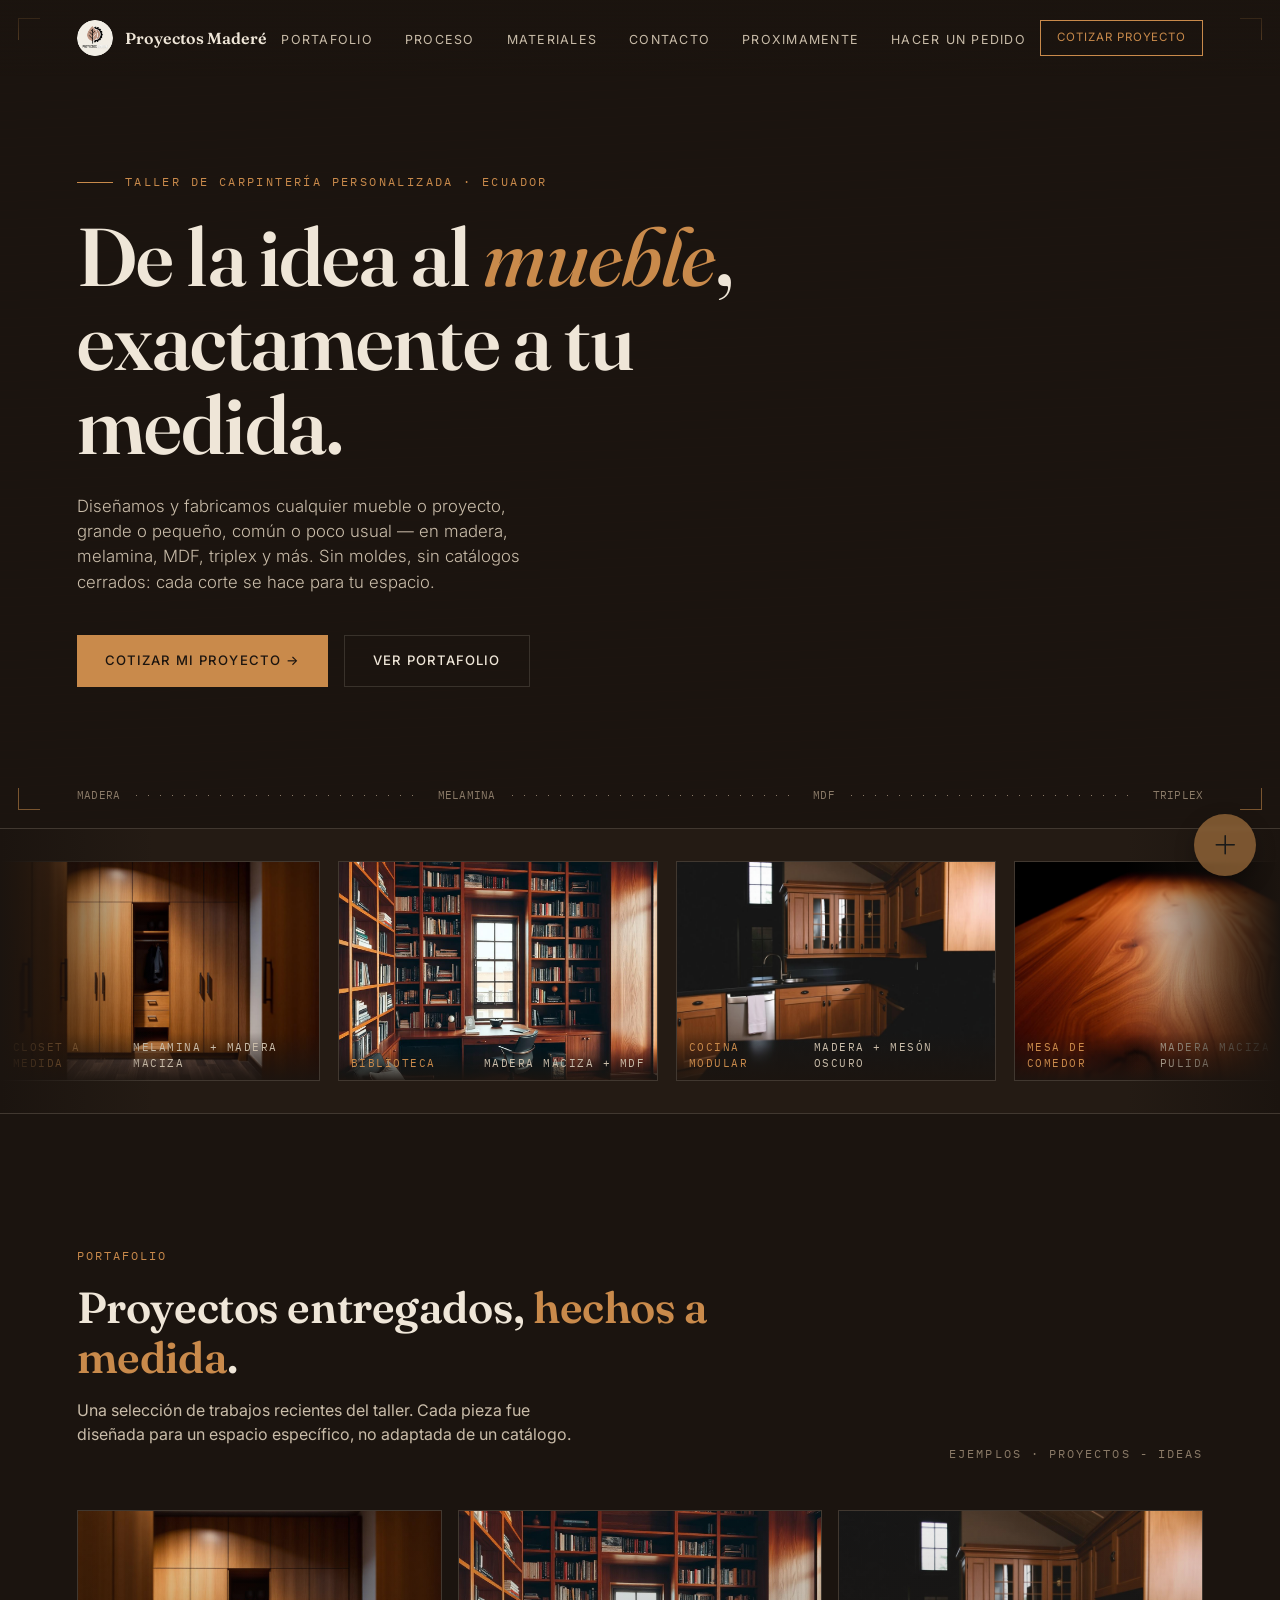
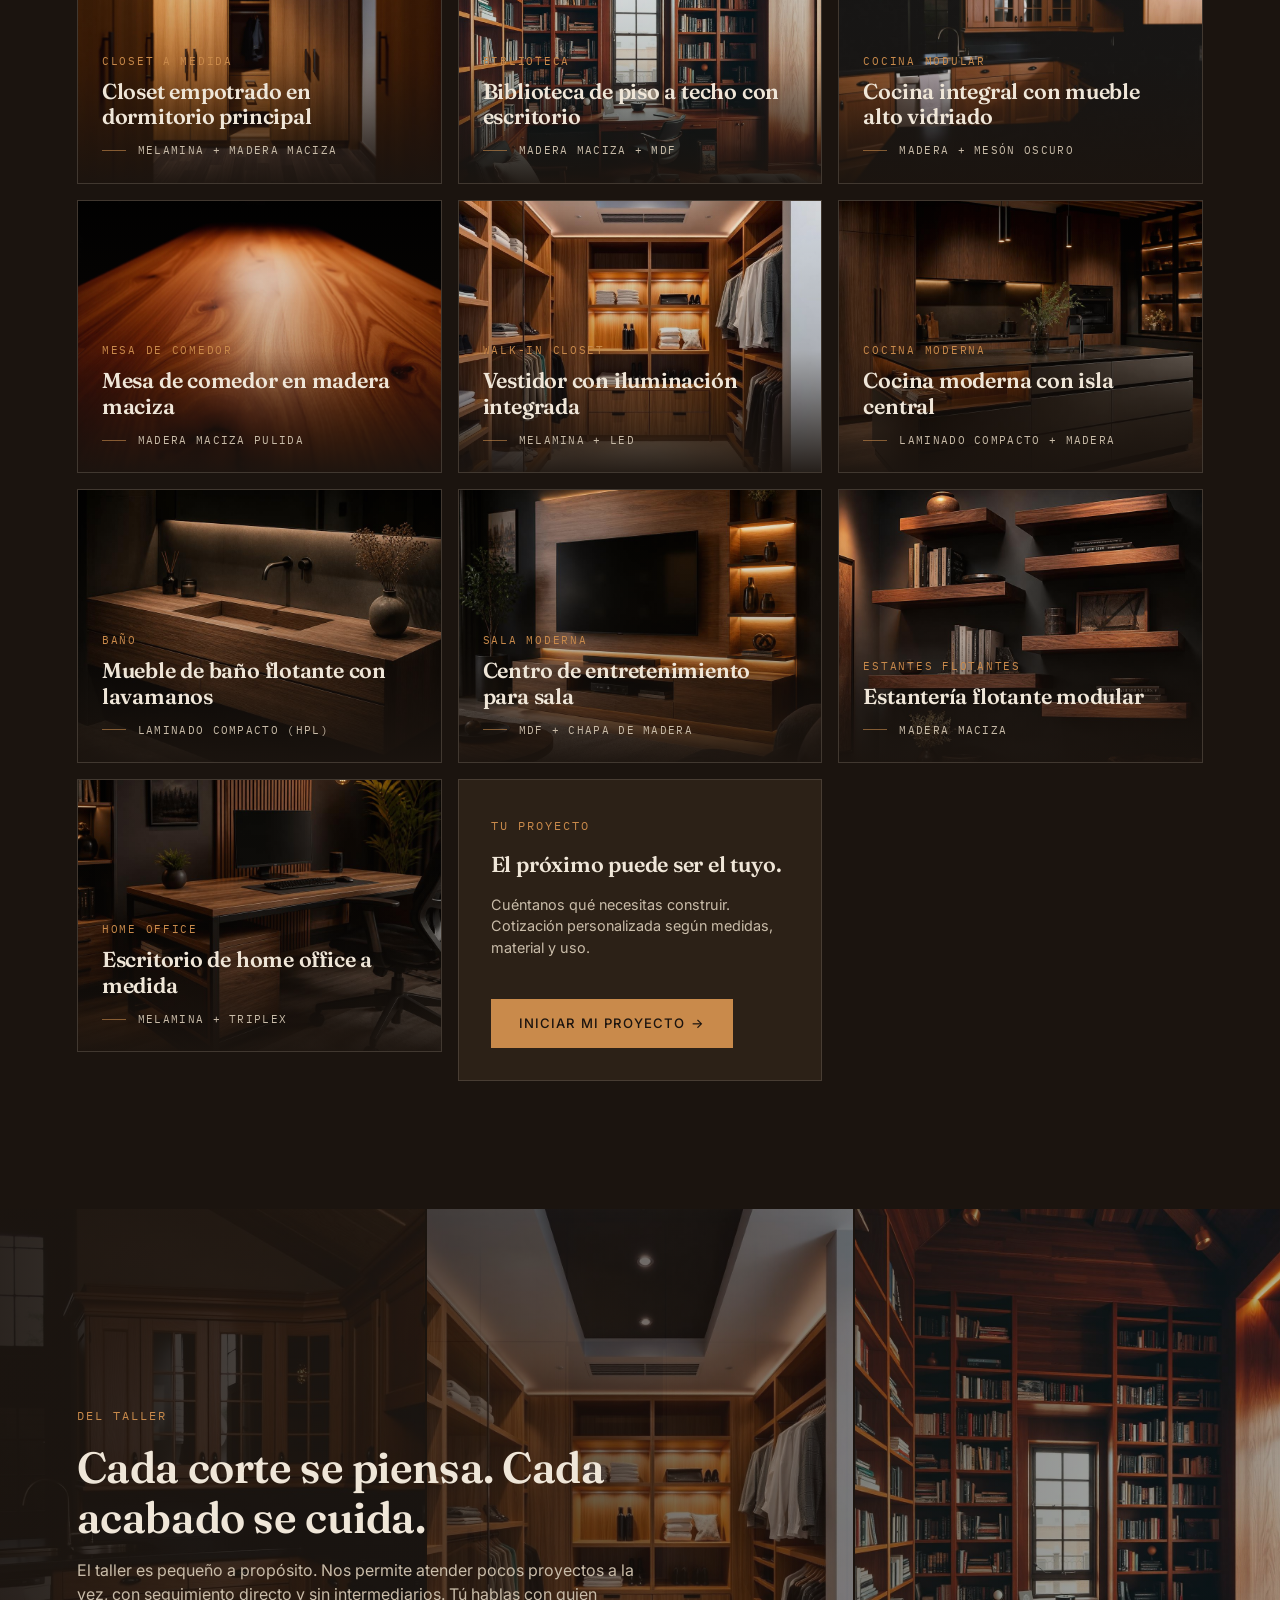
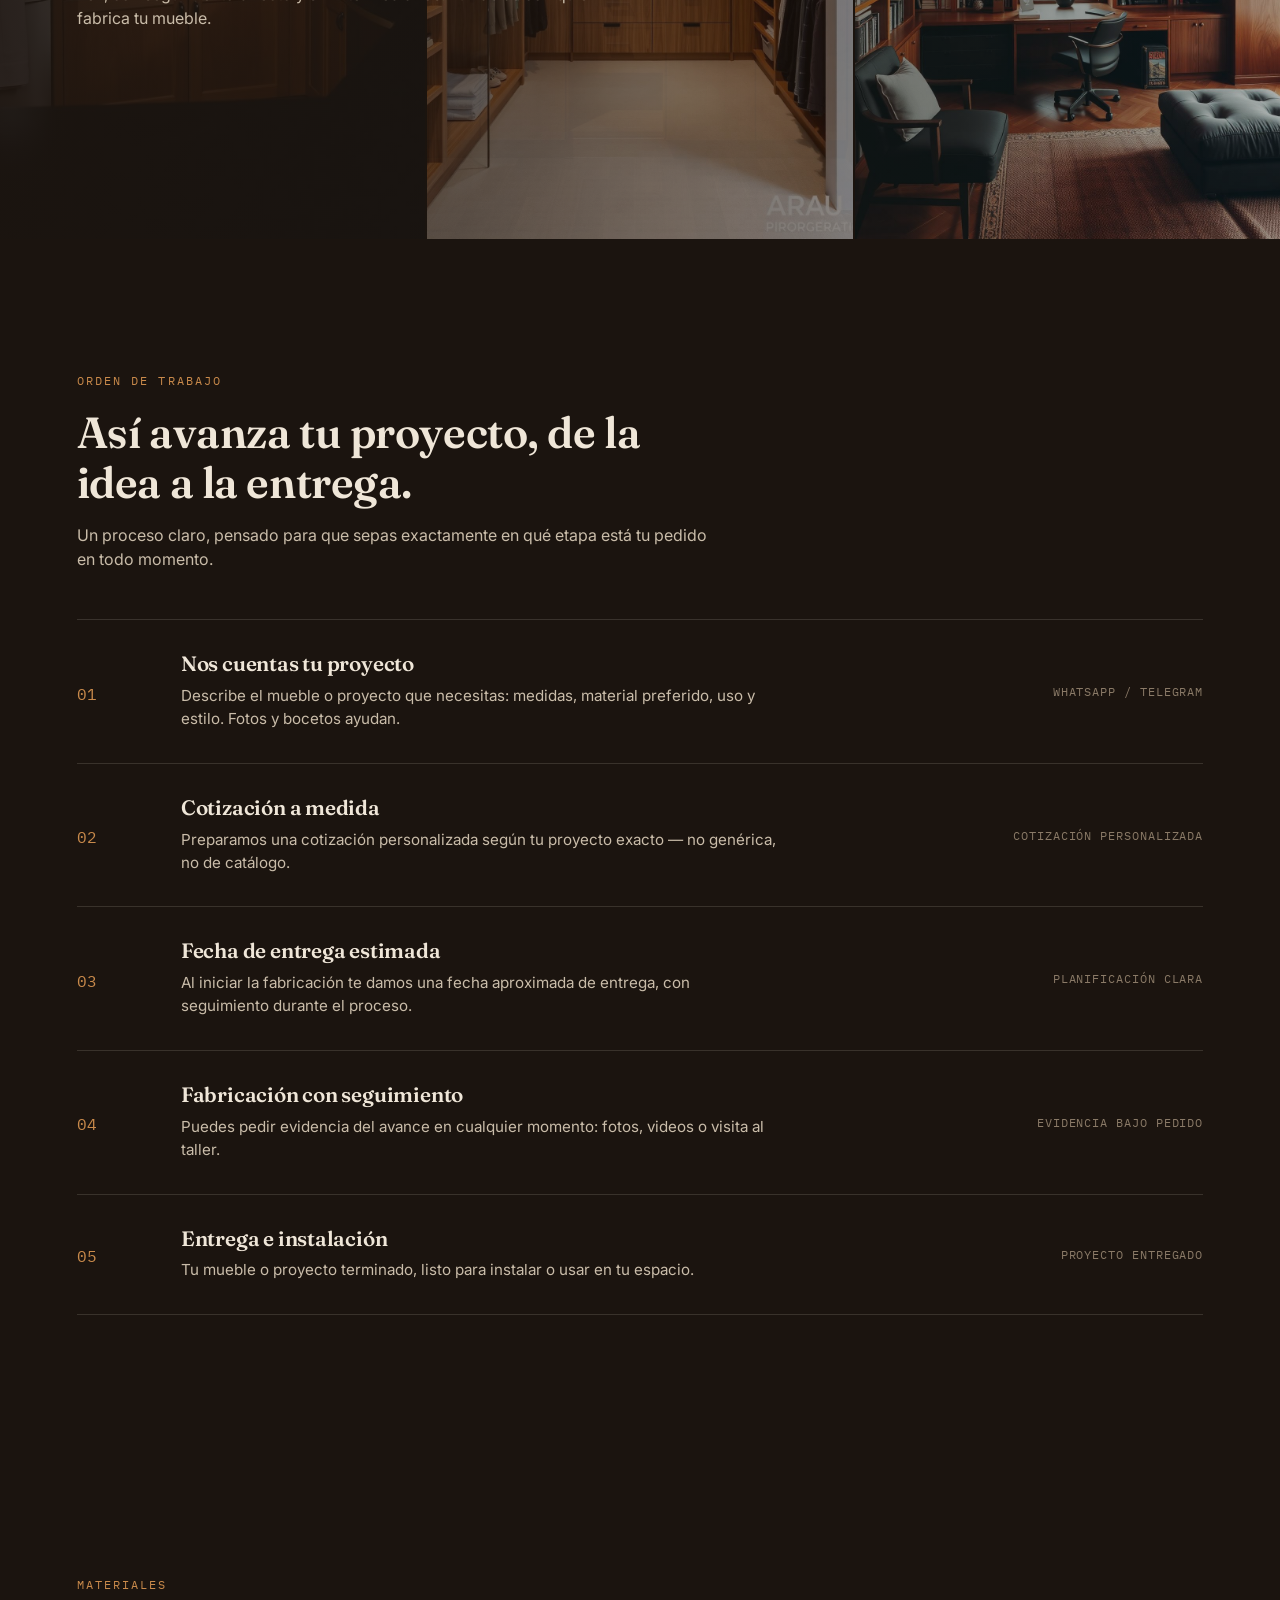
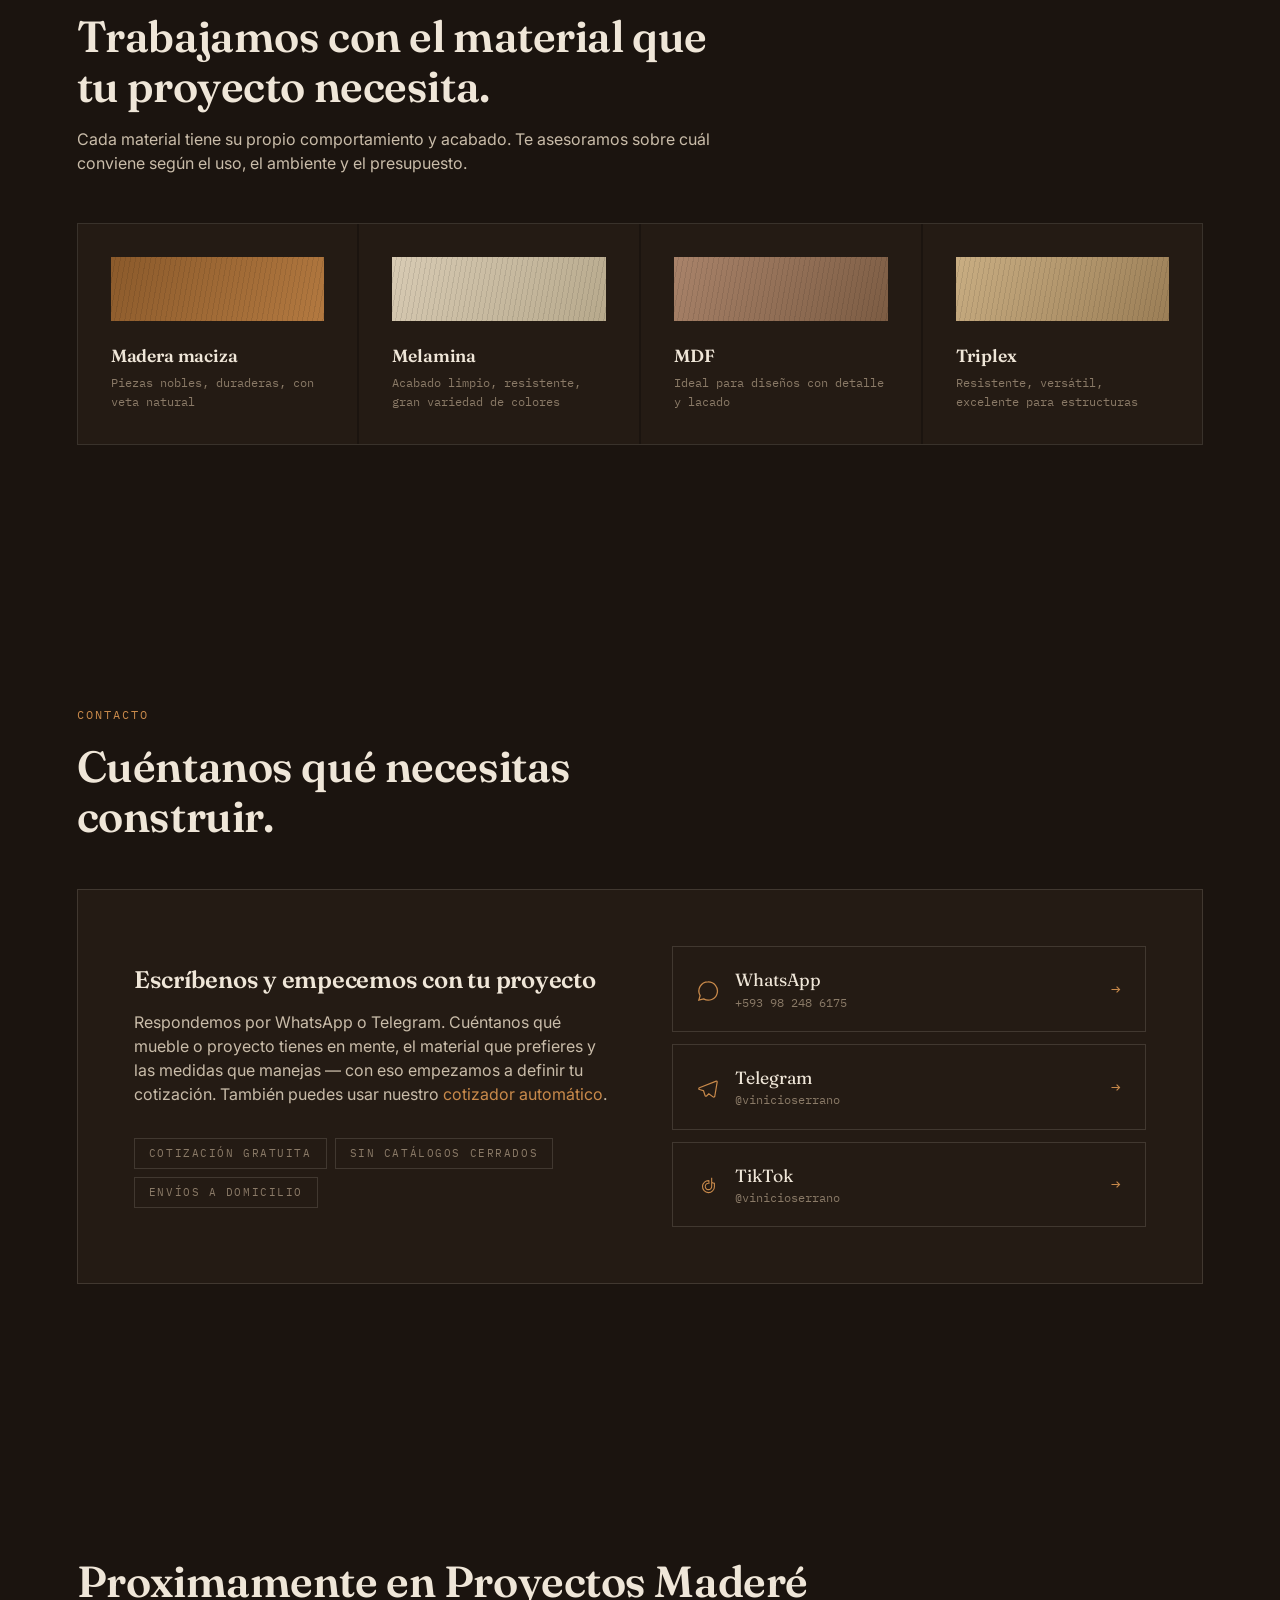
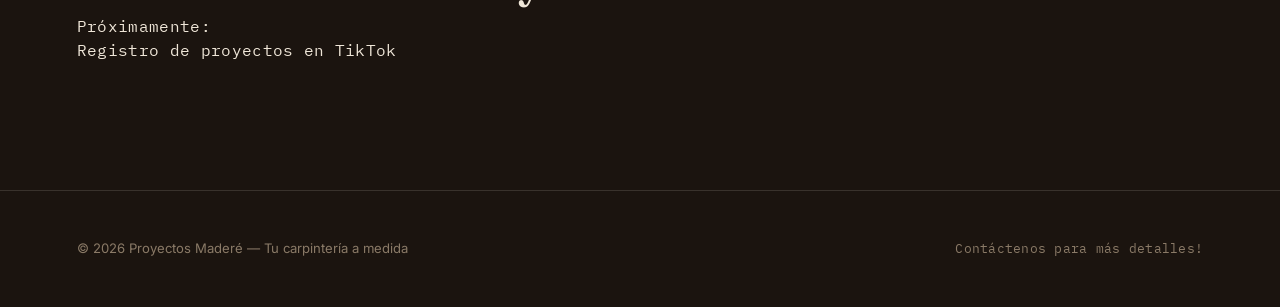
<file: index.html>
<!doctype html>
<html lang="es">
<head>
  <meta charset="utf-8" />
  <meta name="viewport" content="width=device-width, initial-scale=1" />
  <title>Proyectos Maderé — Carpintería a medida en Ecuador</title>
  <meta name="description" content="Portafolio de carpintería a medida: closets, cocinas, bibliotecas, vestidores y mobiliario en madera, melamina, MDF y triplex. Cotización personalizada por WhatsApp." />
  <meta property="og:title" content="Proyectos Maderé — Carpintería a medida" />
  <meta property="og:description" content="Diseñamos y fabricamos cualquier mueble o proyecto en madera, melamina, MDF y triplex. Sin catálogos cerrados: cada corte se hace para tu espacio." />
  <meta property="og:type" content="website" />
  <meta name="twitter:card" content="summary_large_image" />

  <!-- Fuentes -->
  <link rel="icon" href="assets/Logo_2.png">
  <link rel="stylesheet" href="https://cdnjs.cloudflare.com/ajax/libs/font-awesome/6.7.2/css/all.min.css">
  <link rel="stylesheet" href="https://cdn.jsdelivr.net/npm/bootstrap-icons@1.11.3/font/bootstrap-icons.min.css">
  <link rel="preconnect" href="https://fonts.googleapis.com" />
  <link rel="preconnect" href="https://fonts.gstatic.com" crossorigin />
  <link href="https://fonts.googleapis.com/css2?family=Fraunces:wght@400;500;600;700&family=Inter:wght@400;500;600&family=IBM+Plex+Mono:wght@400;500&display=swap" rel="stylesheet" />

  <!-- Bootstrap 5.3 -->
  <link href="https://cdn.jsdelivr.net/npm/bootstrap@5.3.3/dist/css/bootstrap.min.css" rel="stylesheet" />

  <!-- Estilos propios -->
  <link href="styles.css" rel="stylesheet" />
</head>
<body>
  <div class="grain" aria-hidden="true"></div>

  <!-- =================== HEADER =================== -->
  <header id="siteHeader" class="site-header">
    <a href="#top" class="brand">
      <img src="assets/Logo_2.png" alt="Proyectos Maderé" class="brand-logo" />
      Proyectos Maderé
    </a>
    <nav>
      <ul>
        <li><a href="#portafolio">Portafolio</a></li>
        <li><a href="#proceso">Proceso</a></li>
        <li><a href="#materiales">Materiales</a></li>
        <li><a href="#contacto">Contacto</a></li>
        <li><a href="#proximamente">Proximamente</a></li>
        <li><a href="pedido.html">Hacer un pedido</a></li>
      </ul>
    </nav>
    <a href="cotizar.html" class="header-cta">Cotizar proyecto</a>
    <button class="burger" id="burgerBtn" aria-label="Abrir menú"><span></span><span></span><span></span></button>
  </header>

  <div class="drawer-backdrop" id="drawerBackdrop"></div>
  <aside class="drawer" id="drawer">
    <button class="drawer-close" id="drawerClose" aria-label="Cerrar">&times;</button>
    <span class="eyebrow">Menú</span>
    <ul>
      <li><a href="#portafolio">Portafolio</a></li>
      <li><a href="#proceso">Proceso</a></li>
      <li><a href="#materiales">Materiales</a></li>
      <li><a href="#evidencia">Evidencia</a></li>
      <li><a href="#contacto">Contacto</a></li>
      <li><a href="pedido.html">Hacer un pedido</a></li>
    </ul>
    <a href="cotizar.html" class="btn-wood mt-4 w-100 justify-content-center">Cotizar proyecto</a>
  </aside>

  <main id="top">

    <!-- =================== HERO =================== -->
    <section class="hero">
      <span class="corner tl"></span><span class="corner tr"></span>
      <span class="corner bl"></span><span class="corner br"></span>

      <div class="fade-up fade-up-1 kicker">
        <span class="rule"></span>
        <span class="mono">Taller de carpintería personalizada · Ecuador</span>
      </div>

      <h1 class="fade-up fade-up-2">De la idea al <em>mueble</em>, exactamente a tu medida.</h1>

      <p class="fade-up fade-up-3 lead">
        Diseñamos y fabricamos cualquier mueble o proyecto, grande o pequeño, común o poco usual —
        en madera, melamina, MDF, triplex y más. Sin moldes, sin catálogos cerrados: cada corte se
        hace para tu espacio.
      </p>

      <div class="fade-up fade-up-4 d-flex flex-wrap gap-3 mt-4">
        <a href="cotizar.html" class="btn-wood">Cotizar mi proyecto →</a>
        <a href="#portafolio" class="btn-wood-ghost">Ver portafolio</a>
      </div>

      <div class="fade-up fade-up-5 materials-strip mono">
        <span>MADERA</span><div class="tick-line"></div>
        <span>MELAMINA</span><div class="tick-line"></div>
        <span>MDF</span><div class="tick-line"></div>
        <span>TRIPLEX</span>
      </div>
    </section>

    <!-- =================== CARRUSEL AUTOMÁTICO =================== -->
    <section class="auto-carousel" aria-label="Proyectos recientes">
      <div class="carousel-fade-l" aria-hidden="true"></div>
      <div class="carousel-fade-r" aria-hidden="true"></div>
      <div class="carousel-track" id="carouselTrack">
        <!-- Los slides se duplican vía JS para loop infinito -->
      </div>
    </section>

    <!-- =================== PORTAFOLIO =================== -->
    <section id="portafolio">
      <div class="reveal d-flex flex-wrap justify-content-between align-items-end mb-5 gap-4">
        <div style="max-width: 640px">
          <span class="eyebrow">Portafolio</span>
          <h2>Proyectos entregados, <span class="text-amber">hechos a medida</span>.</h2>
          <p class="mt-3 text-paper-dim" style="max-width: 52ch">
            Una selección de trabajos recientes del taller. Cada pieza fue diseñada para un espacio
            específico, no adaptada de un catálogo.
          </p>
        </div>
        <div class="mono" style="font-size: 0.72rem; text-transform: uppercase; letter-spacing: 0.18em; color: var(--muted);">
          Ejemplos · Proyectos - Ideas
        </div>
      </div>

      <div class="row g-3" id="portfolioGrid"><!-- render por JS --></div>
    </section>

    <!-- =================== TALLER STRIP =================== -->
    <section class="workshop-strip">
      <div class="collage-grid" aria-hidden="true">
        <img src="assets/proyecto-cocina.jpg" alt="" loading="lazy" />
        <img src="assets/proyecto-closet.jpg" alt="" loading="lazy" />
        <img src="assets/proyecto-biblioteca.jpg" alt="" loading="lazy" />
        <img src="assets/proyecto-vestidor.jpg" alt="" loading="lazy" />
      </div>
      <div class="overlay"></div>
      <div class="content">
        <div class="reveal">
          <span class="eyebrow">Del taller</span>
          <h2>Cada corte se piensa. Cada acabado se cuida.</h2>
          <p class="mt-3 text-paper-dim">
            El taller es pequeño a propósito. Nos permite atender pocos proyectos a la vez, con
            seguimiento directo y sin intermediarios. Tú hablas con quien fabrica tu mueble.
          </p>
        </div>
      </div>
    </section>

    <!-- =================== PROCESO =================== -->
    <section id="proceso">
      <div class="reveal mb-5" style="max-width: 640px">
        <span class="eyebrow">Orden de trabajo</span>
        <h2>Así avanza tu proyecto, de la idea a la entrega.</h2>
        <p class="mt-3 text-paper-dim">
          Un proceso claro, pensado para que sepas exactamente en qué etapa está tu pedido en todo
          momento.
        </p>
      </div>

      <div class="proceso-list" id="procesoList"><!-- render por JS --></div>
    </section>

    <!-- =================== MATERIALES =================== -->
    <section id="materiales">
      <div class="reveal mb-5" style="max-width: 640px">
        <span class="eyebrow">Materiales</span>
        <h2>Trabajamos con el material que tu proyecto necesita.</h2>
        <p class="mt-3 text-paper-dim">
          Cada material tiene su propio comportamiento y acabado. Te asesoramos sobre cuál conviene
          según el uso, el ambiente y el presupuesto.
        </p>
      </div>

      <div class="reveal mat-grid" id="materialsGrid"><!-- render por JS --></div>
    </section>

    <!-- =================== CONTACTO =================== -->
    <section id="contacto">
      <div class="reveal mb-5" style="max-width: 640px">
        <span class="eyebrow">Contacto</span>
        <h2>Cuéntanos qué necesitas construir.</h2>
      </div>

      <div class="reveal contact-box">
        <div>
          <h3 style="font-size: 1.5rem;">Escríbenos y empecemos con tu proyecto</h3>
          <p class="mt-3 text-paper-dim">
            Respondemos por WhatsApp o Telegram. Cuéntanos qué mueble o proyecto tienes en mente,
            el material que prefieres y las medidas que manejas — con eso empezamos a definir tu
            cotización. También puedes usar nuestro <a href="cotizar.html" class="text-amber">cotizador automático</a>.
          </p>
          <div class="contact-tags">
            <span>Cotización gratuita</span>
            <span>Sin catálogos cerrados</span>
            <span>Envíos a domicilio</span>
          </div>
        </div>
        <div>
          <a class="contact-btn" href="https://wa.me/593982486175" target="_blank" rel="noopener">
            <span class="left">
              <span class="icon">
                <svg viewBox="0 0 24 24" width="22" height="22" fill="none" stroke="currentColor" stroke-width="1.4"><path d="M12 2a10 10 0 0 0-8.6 15L2 22l5.2-1.4A10 10 0 1 0 12 2Z"/></svg>
              </span>
              <span><span class="label">WhatsApp</span><span class="sub">+593 98 248 6175</span></span>
            </span>
            <span class="arrow">→</span>
          </a>
          <a class="contact-btn" href="https://t.me/vinicioserrano" target="_blank" rel="noopener">
            <span class="left">
              <span class="icon">
                <svg viewBox="0 0 24 24" width="22" height="22" fill="none" stroke="currentColor" stroke-width="1.3"><path d="M21 4.5 2.6 11.7c-.9.4-.9 1.6.1 1.9l4.4 1.4 1.7 5.3c.2.7 1.1.9 1.6.4l2.5-2.4 4.6 3.4c.7.5 1.7.1 1.9-.7L22 5.6c.2-.9-.7-1.6-1-1.1Z"/></svg>
              </span>
              <span><span class="label">Telegram</span><span class="sub">@vinicioserrano</span></span>
            </span>
            <span class="arrow">→</span>
          </a>
          <a class="contact-btn" href="https://www.tiktok.com/@vinisioserrano" target="_blank" rel="noopener">
            <span class="left">
              <span class="icon">
                <svg viewBox="0 0 24 24" width="22" height="22" fill="none" stroke="currentColor" stroke-width="1.2"><path d="M16 3v9.5a3.5 3.5 0 1 1-3-3.46V6.2A6.5 6.5 0 1 0 19 12.7V9c-1.1 0-2.2-.4-3-1.1V3h0Z"/></svg>
              </span>
              <span><span class="label">TikTok</span><span class="sub">@vinicioserrano</span></span>
            </span>
            <span class="arrow">→</span>
          </a>
        </div>
      </div>
    </section>
    <!-- =================== PROXIMAMENTE =================== -->
    <section id="proximamente">
      <div class="reveal">
        <h2>Proximamente en Proyectos Maderé</h2>
      </div>
      <!-- =================== EVIDENCIA =================== -->
      <div class="evidence-wrap">
        <div class="evidence-frame reveal">
          <div class="mono">Próximamente:<br>Registro de proyectos en TikTok</div>
        </div>
      </div>
    </section>

    <footer class="site-footer">
      <div>© <span id="year"></span> Proyectos Maderé — Tu carpintería a medida</div>
      <div class="mono">Contáctenos para más detalles!</div>
    </footer>
  </main>

  <!-- =================== FAB DE CONTACTO =================== -->
  <div class="fab-stack" id="fabStack">
    <a class="fab-item fab-tiktok" href="https://www.tiktok.com/@vinisioserrano" target="_blank" rel="noopener" aria-label="TikTok">
      <i class="bi bi-tiktok"></i>
    </a>
    <a class="fab-item fab-telegram" href="https://t.me/vinicioserrano" target="_blank" rel="noopener" aria-label="Telegram">
      <i class="bi bi-telegram"></i>
    </a>
    <a class="fab-item fab-whatsapp" href="https://wa.me/593982486175" target="_blank" rel="noopener" aria-label="WhatsApp">
      <i class="bi bi-whatsapp"></i>
    </a>
    <button class="fab-toggle" id="fabToggle" aria-label="Ver opciones de contacto" aria-expanded="false">
      <i class="bi bi-plus-lg"></i>
    </button>
  </div>

  <script>
    (function () {
      var stack = document.getElementById('fabStack');
      var toggle = document.getElementById('fabToggle');
      toggle.addEventListener('click', function () {
        var isOpen = stack.classList.toggle('open');
        toggle.setAttribute('aria-expanded', isOpen ? 'true' : 'false');
      });
      document.addEventListener('click', function (e) {
        if (!stack.contains(e.target)) {
          stack.classList.remove('open');
          toggle.setAttribute('aria-expanded', 'false');
        }
      });
    })();
  </script>

  <!-- Bootstrap JS-->
  <script src="https://cdn.jsdelivr.net/npm/bootstrap@5.3.3/dist/js/bootstrap.bundle.min.js"></script>
  <script src="script.js"></script>
</body>
</html>
</file>
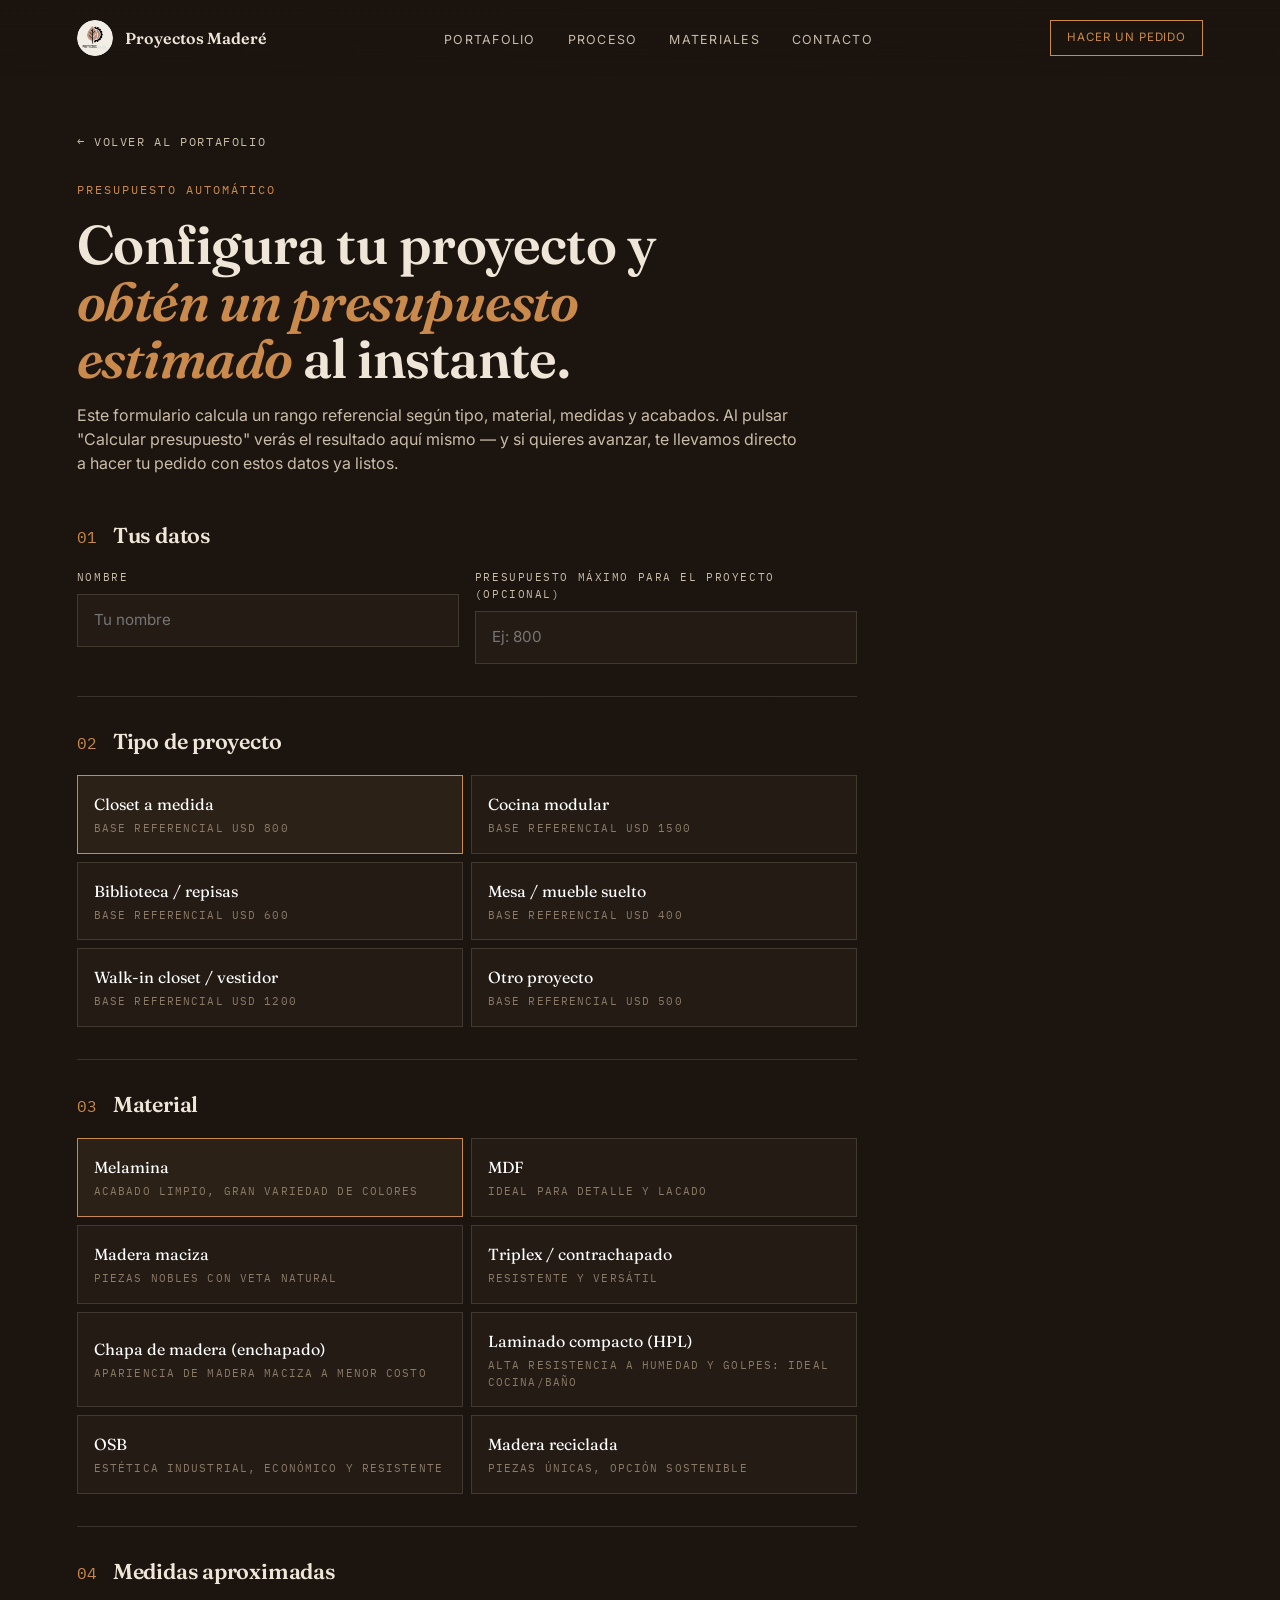
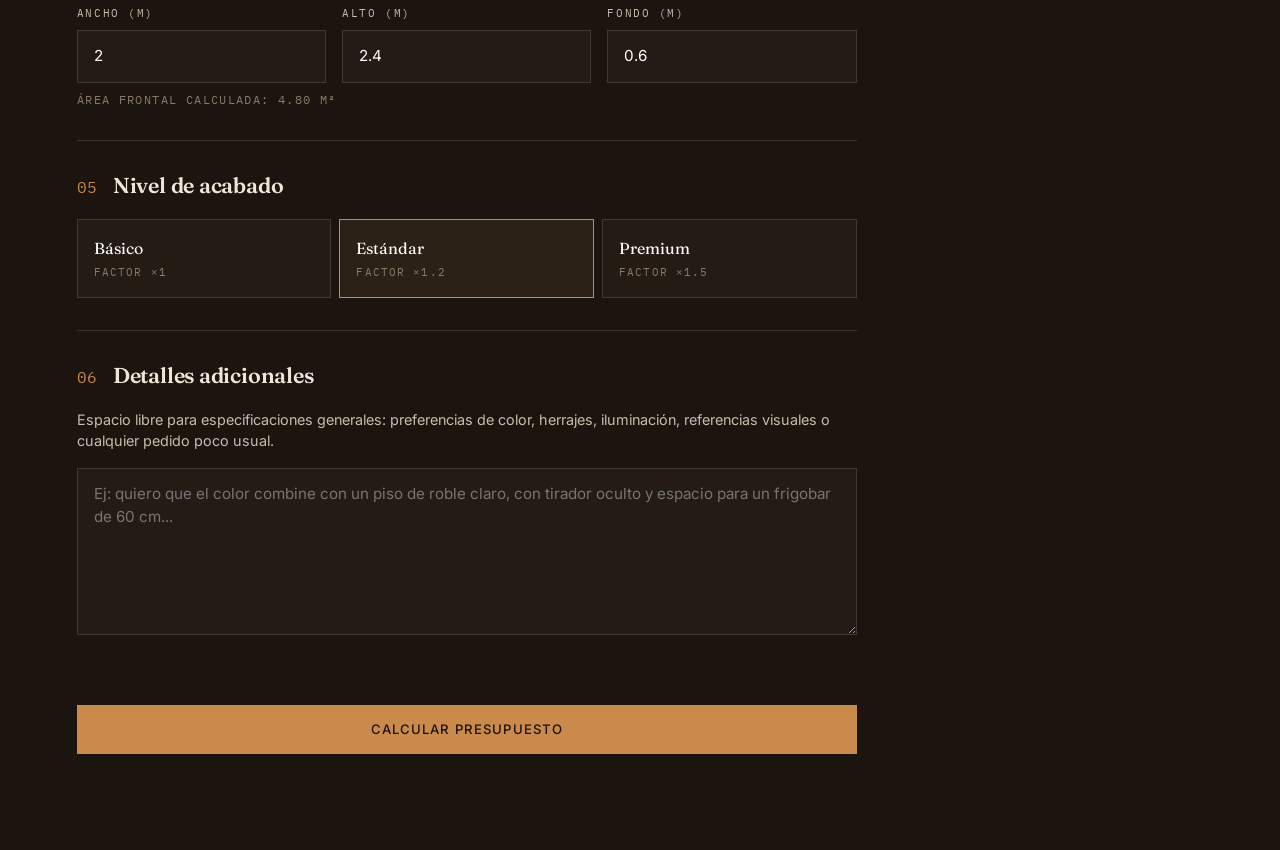
<file: cotizar.html>
<!doctype html>
<html lang="es">
<head>
  <meta charset="utf-8" />
  <meta name="viewport" content="width=device-width, initial-scale=1" />
  <title>Cotizar mi proyecto — Proyectos Maderé</title>
  <meta name="description" content="Configura tu proyecto de carpintería y recibe un presupuesto estimado al instante." />
  <meta property="og:title" content="Cotizar mi proyecto — Proyectos Maderé" />
  <meta property="og:description" content="Presupuesto automático para muebles a medida en Ecuador." />
  <meta property="og:type" content="website" />
  <meta name="twitter:card" content="summary" />
  <link rel="icon" href="assets/Logo_2.png">

  <link rel="preconnect" href="https://fonts.googleapis.com" />
  <link rel="preconnect" href="https://fonts.gstatic.com" crossorigin />
  <link href="https://fonts.googleapis.com/css2?family=Fraunces:wght@400;500;600;700&family=Inter:wght@400;500;600&family=IBM+Plex+Mono:wght@400;500&display=swap" rel="stylesheet" />
  <link href="https://cdn.jsdelivr.net/npm/bootstrap@5.3.3/dist/css/bootstrap.min.css" rel="stylesheet" />
  <link href="styles.css" rel="stylesheet" />
</head>
<body>
  <div class="grain" aria-hidden="true"></div>

  <header id="siteHeader" class="site-header">
    <a href="index.html#top" class="brand">
      <img src="assets/Logo_2.png" alt="Proyectos Maderé" class="brand-logo" />
      Proyectos Maderé
    </a>
    <nav>
      <ul>
        <li><a href="index.html#portafolio">Portafolio</a></li>
        <li><a href="index.html#proceso">Proceso</a></li>
        <li><a href="index.html#materiales">Materiales</a></li>
        <li><a href="index.html#contacto">Contacto</a></li>
      </ul>
    </nav>
    <a href="pedido.html" class="header-cta">Hacer un pedido</a>
  </header>

  <main class="quote-page">
    <div class="mb-4">
      <a href="index.html" class="quote-back">← Volver al portafolio</a>
    </div>

    <header class="mb-5" style="max-width: 720px">
      <span class="eyebrow">Presupuesto automático</span>
      <h1 style="font-size: clamp(2rem,4.4vw,3.4rem); line-height:1.05; margin-top:16px;">
        Configura tu proyecto y <span class="text-amber" style="font-style:italic">obtén un presupuesto estimado</span> al instante.
      </h1>
      <p class="mt-3 text-paper-dim">
        Este formulario calcula un rango referencial según tipo, material, medidas y acabados.
        Al pulsar "Calcular presupuesto" verás el resultado aquí mismo — y si quieres avanzar,
        te llevamos directo a hacer tu pedido con estos datos ya listos.
      </p>
    </header>

    <div class="quote-layout">
      <!-- ============ FORM ============ -->
      <form id="quoteForm" onsubmit="return false;">

        <div class="quote-group">
          <div class="head"><span class="n">01</span><h2>Tus datos</h2></div>
          <div class="row g-3">
            <div class="col-sm-6">
              <label class="quote-label">Nombre</label>
              <input class="form-input" type="text" id="q_nombre" placeholder="Tu nombre" />
            </div>
            <div class="col-sm-6">
              <label class="quote-label">Presupuesto máximo para el proyecto (opcional)</label>
              <input class="form-input" type="number" min="0" step="10" id="q_presupuesto" placeholder="Ej: 800" />
            </div>
          </div>
        </div>

        <div class="quote-group">
          <div class="head"><span class="n">02</span><h2>Tipo de proyecto</h2></div>
          <div class="option-grid cols-2" id="tipoGrid"></div>
          <div id="otroWrap" style="display:none; margin-top:16px;">
            <label class="quote-label">¿Qué mueble necesitas?</label>
            <input class="form-input" type="text" id="q_otroNombre" list="muebleOtroList" placeholder="Ej: Mueble de TV, zapatero, estante flotante..." />
            <datalist id="muebleOtroList"></datalist>
            <p class="mono mt-2" id="otroHint" style="font-size:.72rem; color: var(--muted);"></p>
          </div>
        </div>

        <div class="quote-group">
          <div class="head"><span class="n">03</span><h2>Material</h2></div>
          <div class="option-grid cols-2" id="materialGrid"></div>
        </div>

        <div class="quote-group">
          <div class="head"><span class="n">04</span><h2>Medidas aproximadas</h2></div>
          <div class="row g-3">
            <div class="col-sm-4"><label class="quote-label">Ancho (m)</label><input type="number" step="0.1" min="0.4" value="2"   class="form-input" id="q_ancho" /></div>
            <div class="col-sm-4"><label class="quote-label">Alto (m)</label><input  type="number" step="0.1" min="0.4" value="2.4" class="form-input" id="q_alto"  /></div>
            <div class="col-sm-4"><label class="quote-label">Fondo (m)</label><input type="number" step="0.05" min="0.2" value="0.6" class="form-input" id="q_fondo" /></div>
          </div>
          <p class="mono mt-2" style="font-size:.72rem; text-transform:uppercase; letter-spacing:.12em; color:var(--muted);">
            Área frontal calculada: <span id="q_area">0</span> m²
          </p>
        </div>

        <div class="quote-group">
          <div class="head"><span class="n">05</span><h2>Nivel de acabado</h2></div>
          <div class="option-grid cols-3" id="acabadoGrid"></div>
        </div>

        <div class="quote-group">
          <div class="head"><span class="n">06</span><h2>Detalles adicionales</h2></div>
          <p class="text-paper-dim" style="font-size:.9rem;">
            Espacio libre para especificaciones generales: preferencias de color, herrajes,
            iluminación, referencias visuales o cualquier pedido poco usual.
          </p>
          <textarea id="q_detalles" rows="6" class="form-textarea" placeholder="Ej: quiero que el color combine con un piso de roble claro, con tirador oculto y espacio para un frigobar de 60 cm..."></textarea>
        </div>

        <div class="quote-group" style="border-top:none; text-align:center;">
          <button type="button" id="btnCalcular" class="btn-wood" style="width: 100%; justify-content:center;">
            Calcular presupuesto
          </button>
        </div>
      </form>
    </div>
  </main>

  <!-- ============ MODAL DE RESULTADO ============ -->
  <div class="modal fade" id="resultModal" tabindex="-1" aria-hidden="true">
    <div class="modal-dialog modal-dialog-centered">
      <div class="modal-content result-modal">
        <div class="modal-header">
          <span class="eyebrow">Resultado</span>
          <button type="button" class="btn-close btn-close-white" data-bs-dismiss="modal" aria-label="Cerrar"></button>
        </div>
        <div class="modal-body" id="resultBody"><!-- render por JS --></div>
        <div class="modal-footer">
          <button type="button" class="btn-wood-ghost" data-bs-dismiss="modal">Cerrar</button>
          <button type="button" class="btn-wood" id="btnIrPedido">Realizar un pedido →</button>
        </div>
      </div>
    </div>
  </div>

  <script src="https://cdn.jsdelivr.net/npm/bootstrap@5.3.3/dist/js/bootstrap.bundle.min.js"></script>
  <script src="catalogo-datos.js"></script>
  <script src="cotizador.js"></script>
</body>
</html>
</file>
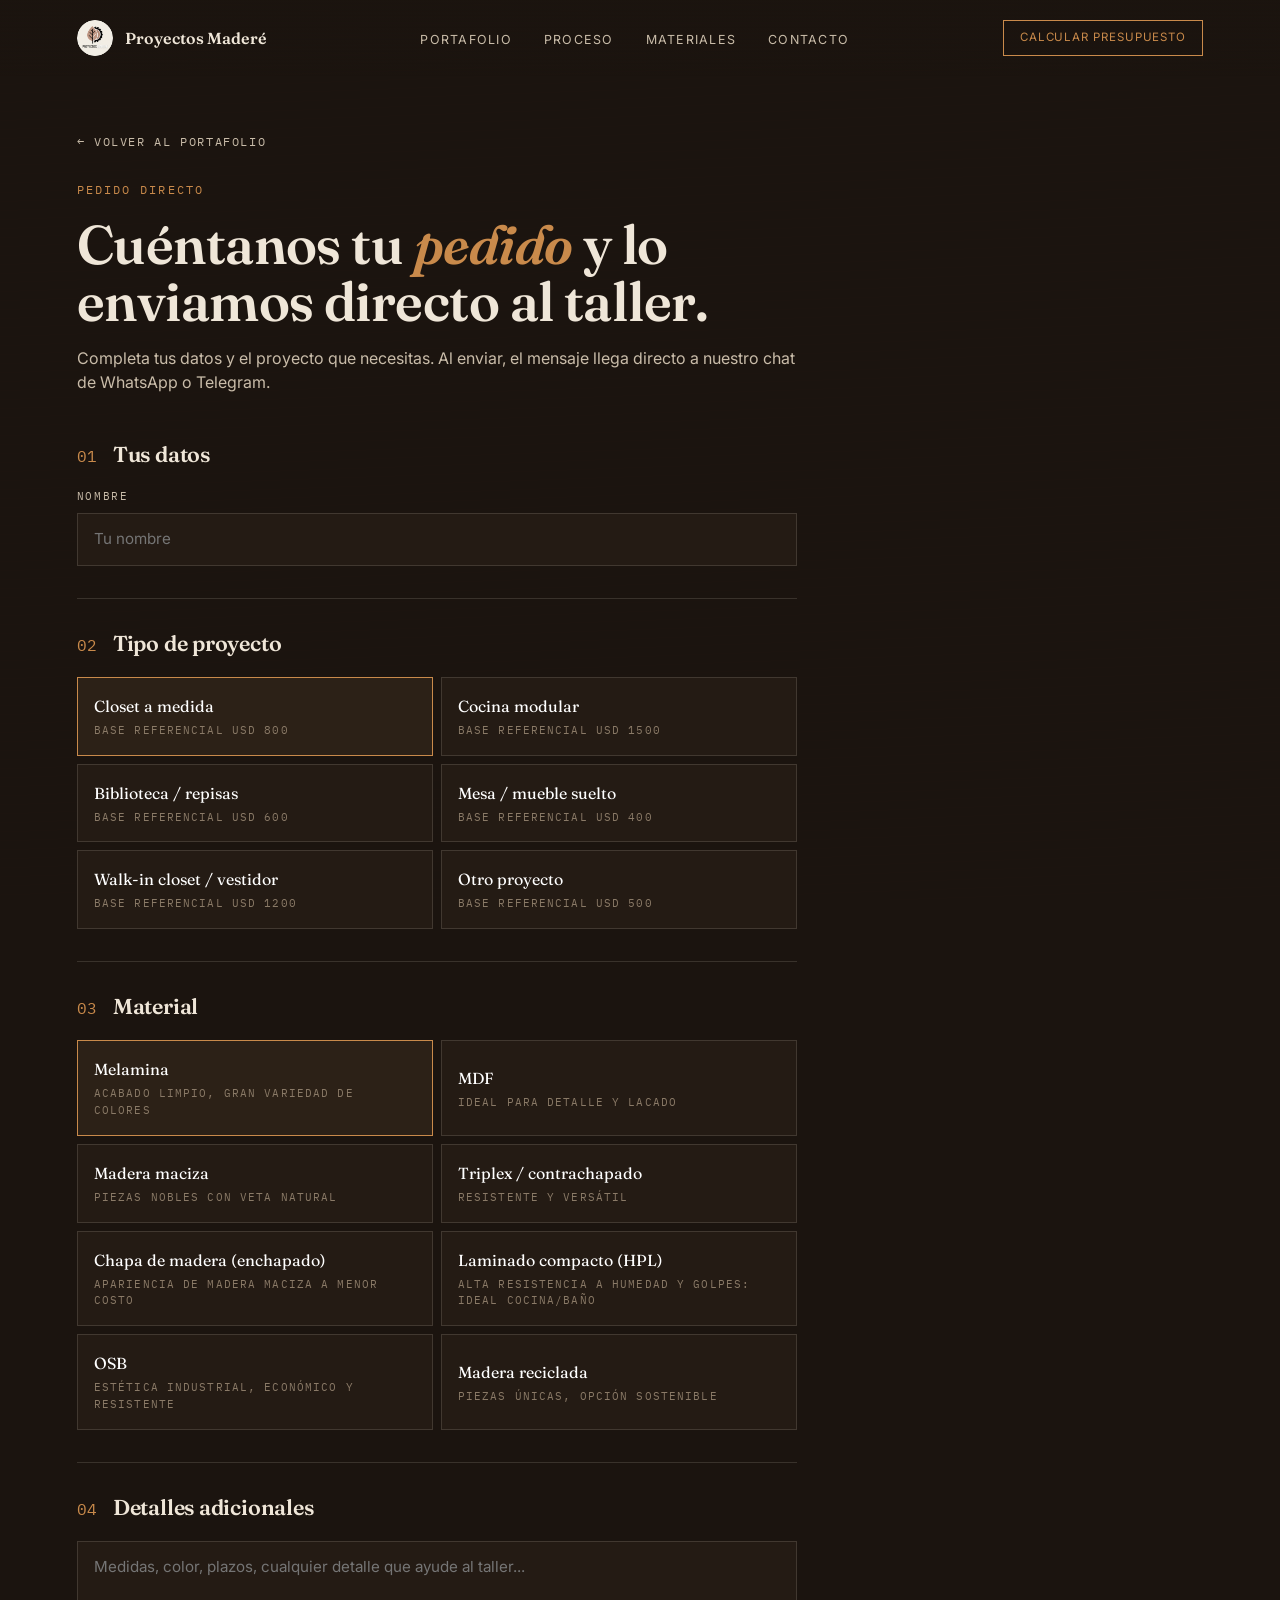
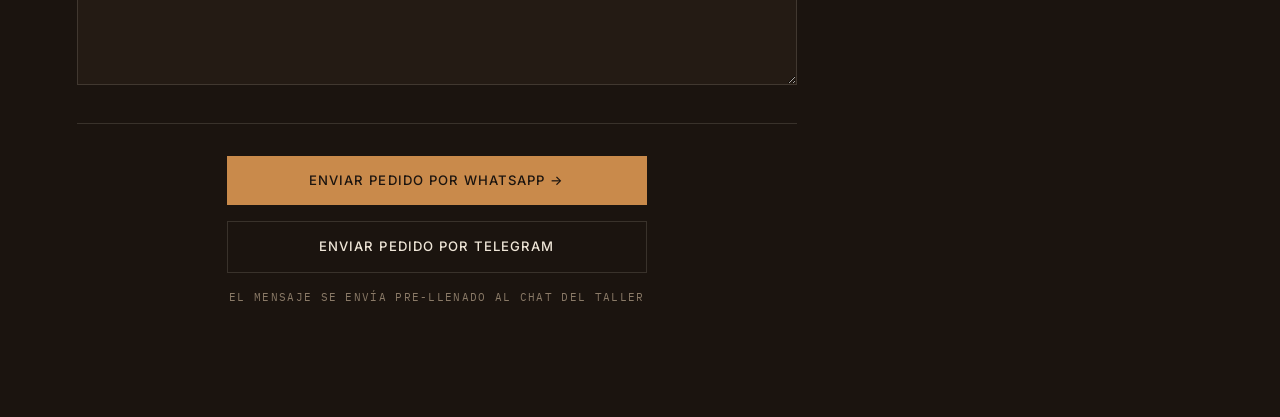
<file: pedido.html>
<!doctype html>
<html lang="es">
<head>
  <meta charset="utf-8" />
  <meta name="viewport" content="width=device-width, initial-scale=1" />
  <title>Hacer un pedido — Proyectos Maderé</title>
  <meta name="description" content="Envía tu pedido directo al taller Proyectos Maderé por WhatsApp o Telegram." />
  <meta property="og:title" content="Hacer un pedido — Proyectos Maderé" />
  <meta property="og:type" content="website" />
  <meta name="twitter:card" content="summary" />
  <link rel="icon" href="assets/Logo_2.png">

  <link rel="preconnect" href="https://fonts.googleapis.com" />
  <link rel="preconnect" href="https://fonts.gstatic.com" crossorigin />
  <link href="https://fonts.googleapis.com/css2?family=Fraunces:wght@400;500;600;700&family=Inter:wght@400;500;600&family=IBM+Plex+Mono:wght@400;500&display=swap" rel="stylesheet" />
  <link href="https://cdn.jsdelivr.net/npm/bootstrap@5.3.3/dist/css/bootstrap.min.css" rel="stylesheet" />
  <link href="styles.css" rel="stylesheet" />
</head>
<body>
  <div class="grain" aria-hidden="true"></div>

  <header id="siteHeader" class="site-header">
    <a href="index.html#top" class="brand">
      <img src="assets/Logo_2.png" alt="Proyectos Maderé" class="brand-logo" />
      Proyectos Maderé
    </a>
    <nav>
      <ul>
        <li><a href="index.html#portafolio">Portafolio</a></li>
        <li><a href="index.html#proceso">Proceso</a></li>
        <li><a href="index.html#materiales">Materiales</a></li>
        <li><a href="index.html#contacto">Contacto</a></li>
      </ul>
    </nav>
    <a href="cotizar.html" class="header-cta">Calcular presupuesto</a>
  </header>

  <main class="quote-page">
    <div class="mb-4">
      <a href="index.html" class="quote-back">← Volver al portafolio</a>
    </div>

    <header class="mb-5" style="max-width: 720px">
      <span class="eyebrow">Pedido directo</span>
      <h1 style="font-size: clamp(2rem,4.4vw,3.4rem); line-height:1.05; margin-top:16px;">
        Cuéntanos tu <span class="text-amber" style="font-style:italic">pedido</span> y lo enviamos directo al taller.
      </h1>
      <p class="mt-3 text-paper-dim" id="introText">
        Completa tus datos y el proyecto que necesitas. Al enviar, el mensaje llega directo
        a nuestro chat de WhatsApp o Telegram.
      </p>
    </header>

    <div class="quote-layout">
      <form id="pedidoForm" onsubmit="return false;" style="max-width: 720px;">

        <div class="quote-group" style="border-top:none; padding-top:0; margin-top:0;">
          <div class="head"><span class="n">01</span><h2>Tus datos</h2></div>
          <label class="quote-label">Nombre</label>
          <input class="form-input" type="text" id="p_nombre" placeholder="Tu nombre" />
        </div>

        <div class="quote-group">
          <div class="head"><span class="n">02</span><h2>Tipo de proyecto</h2></div>
          <div class="option-grid cols-2" id="tipoGrid"></div>
          <div id="otroWrap" style="display:none; margin-top:16px;">
            <label class="quote-label">¿Qué mueble necesitas?</label>
            <input class="form-input" type="text" id="p_otroNombre" list="muebleOtroList" placeholder="Ej: Mueble de TV, zapatero, estante flotante..." />
            <datalist id="muebleOtroList"></datalist>
          </div>
        </div>

        <div class="quote-group">
          <div class="head"><span class="n">03</span><h2>Material</h2></div>
          <div class="option-grid cols-2" id="materialGrid"></div>
        </div>

        <div class="quote-group">
          <div class="head"><span class="n">04</span><h2>Detalles adicionales</h2></div>
          <textarea id="p_detalles" rows="5" class="form-textarea" placeholder="Medidas, color, plazos, cualquier detalle que ayude al taller..."></textarea>
        </div>

        <div class="quote-group" id="referenciaBlock" style="display:none;">
          <div class="head"><span class="n">·</span><h2>Presupuesto de referencia</h2></div>
          <p class="text-paper-dim" id="referenciaTexto" style="font-size:.9rem;"></p>
        </div>

        <div class="quote-group" style="text-align:center;">
          <div class="d-flex flex-column gap-3" style="max-width:420px; margin:0 auto;">
            <a id="sendWa" href="#" target="_blank" rel="noopener" class="btn-wood" style="justify-content:center;">Enviar pedido por WhatsApp →</a>
            <a id="sendTg" href="#" target="_blank" rel="noopener" class="btn-wood-ghost" style="justify-content:center;">Enviar pedido por Telegram</a>
          </div>
          <p class="disclaimer mt-3">El mensaje se envía pre-llenado al chat del taller</p>
        </div>
      </form>
    </div>
  </main>

  <script src="https://cdn.jsdelivr.net/npm/bootstrap@5.3.3/dist/js/bootstrap.bundle.min.js"></script>
  <script src="catalogo-datos.js"></script>
  <script src="pedido.js"></script>
</body>
</html>
</file>
<file: styles.css>
/* =========================================================
   Proyectos Maderé — styles.css
   Carpintería a medida · Ecuador
   Bootstrap 5.3 + estilos custom (paleta wood-dark)
   ========================================================= */

:root {
  --bg:        #1B140F;
  --panel:     #241B14;
  --panel-2:   #2C2117;
  --amber:     #C98A4B;
  --wood-deep: #8B5A2B;
  --paper:     #EFE6D8;
  --paper-dim: #C9BCA9;
  --muted:     #8A7A67;
  --line:      rgba(239, 230, 216, 0.14);

  --font-serif: "Fraunces", Georgia, serif;
  --font-sans:  "Inter", system-ui, sans-serif;
  --font-mono:  "IBM Plex Mono", ui-monospace, monospace;
}

/* -------- Base -------- */
* { border-color: var(--line); }
html { scroll-behavior: smooth; }
body {
  background: var(--bg);
  color: var(--paper);
  font-family: var(--font-sans);
  line-height: 1.5;
  -webkit-font-smoothing: antialiased;
  overflow-x: hidden;
}
h1, h2, h3, h4 {
  font-family: var(--font-serif);
  font-weight: 600;
  letter-spacing: -0.01em;
}
a { color: inherit; text-decoration: none; }
::selection { background: var(--amber); color: var(--bg); }

.mono     { font-family: var(--font-mono); letter-spacing: 0.02em; }
.text-amber       { color: var(--amber) !important; }
.text-paper-dim   { color: var(--paper-dim) !important; }
.text-muted-fg    { color: var(--muted) !important; }
.bg-panel         { background: var(--panel); }
.bg-panel-2       { background: var(--panel-2); }
.border-line      { border-color: var(--line) !important; }

.eyebrow {
  font-family: var(--font-mono);
  font-size: 0.72rem;
  text-transform: uppercase;
  letter-spacing: 0.18em;
  color: var(--amber);
  display: inline-block;
}

/* Grain texture overlay */
.grain {
  position: fixed; inset: 0;
  pointer-events: none; z-index: 0;
  opacity: 0.05; mix-blend-mode: overlay;
  background-image:
    repeating-linear-gradient(178deg, transparent 0 3px, rgba(201,138,75,0.6) 3px 4px, transparent 4px 9px),
    repeating-linear-gradient(182deg, transparent 0 14px, rgba(139,90,43,0.4) 14px 16px, transparent 16px 40px);
}

/* Corner marks */
.corner {
  position: absolute; width: 22px; height: 22px;
  border: 1.5px solid var(--amber); opacity: 0.55; pointer-events: none;
}
.corner.tl { top: 18px; left: 18px;  border-right: none; border-bottom: none; }
.corner.tr { top: 18px; right: 18px; border-left: none;  border-bottom: none; }
.corner.bl { bottom: 18px; left: 18px;  border-right: none; border-top: none; }
.corner.br { bottom: 18px; right: 18px; border-left: none;  border-top: none; }

/* -------- Buttons -------- */
.btn-wood {
  display: inline-flex; align-items: center; gap: 10px;
  padding: 15px 28px;
  font-size: 0.82rem; text-transform: uppercase; letter-spacing: 0.08em;
  font-weight: 500; border: none; cursor: pointer;
  background: var(--amber); color: var(--bg);
  transition: all 0.25s ease;
  border-radius: 0;
}
.btn-wood:hover { background: var(--paper); color: var(--bg); transform: translateY(-2px); }

.btn-wood-ghost {
  display: inline-flex; align-items: center; gap: 10px;
  padding: 15px 28px;
  font-size: 0.82rem; text-transform: uppercase; letter-spacing: 0.08em;
  font-weight: 500;
  border: 1px solid var(--line); background: transparent; color: var(--paper);
  transition: all 0.25s ease;
  border-radius: 0;
}
.btn-wood-ghost:hover { border-color: var(--amber); color: var(--amber); }

/* -------- Header -------- */
.site-header {
  position: fixed; inset: 0 0 auto 0; z-index: 1030;
  padding: 20px 6vw;
  display: flex; align-items: center; justify-content: space-between;
  background: linear-gradient(to bottom, rgba(27,20,15,0.95), rgba(27,20,15,0));
  transition: background 0.3s ease, backdrop-filter 0.3s ease;
}
.site-header.scrolled {
  background: rgba(27,20,15,0.92);
  backdrop-filter: blur(10px);
}
.site-header .brand { display: flex; align-items: center; gap: 12px; font-family: var(--font-serif); font-weight: 600; }
.site-header .brand .mark {
  width: 36px; height: 36px; display: inline-flex; align-items: center; justify-content: center;
  border: 1px solid var(--amber); color: var(--amber);
  font-family: var(--font-mono); font-size: 0.75rem;
}
.brand-logo { width: 36px; height: 36px; border-radius: 50%; object-fit: cover; flex-shrink: 0; }
.site-header nav ul {
  display: flex; gap: 32px; list-style: none; margin: 0; padding: 0;
}
.site-header nav a {
  font-size: 0.78rem; text-transform: uppercase; letter-spacing: 0.1em;
  color: var(--paper-dim); transition: color 0.2s ease;
}
.site-header nav a:hover { color: var(--amber); }
.header-cta {
  border: 1px solid var(--amber); padding: 8px 16px;
  font-size: 0.72rem; text-transform: uppercase; letter-spacing: 0.08em;
  color: var(--amber); transition: all 0.2s ease;
}
.header-cta:hover { background: var(--amber); color: var(--bg); }

.burger { display: none; background: transparent; border: none; padding: 8px; }
.burger span { display: block; width: 24px; height: 1.5px; background: var(--paper); margin: 5px 0; }
.burger span:last-child { width: 16px; }

@media (max-width: 900px) {
  .site-header nav, .header-cta { display: none; }
  .burger { display: block; }
}

/* Mobile drawer */
.drawer-backdrop { position: fixed; inset: 0; z-index: 1050; background: rgba(0,0,0,0.6); display: none; }
.drawer { position: fixed; top: 0; right: 0; height: 100%; width: 85%; max-width: 320px; background: var(--panel); border-left: 1px solid var(--line); padding: 24px; z-index: 1060; transform: translateX(100%); transition: transform 0.3s ease; }
.drawer.open { transform: translateX(0); }
.drawer-backdrop.open { display: block; }
.drawer ul { list-style: none; padding: 0; margin: 24px 0 0; }
.drawer ul li { border-bottom: 1px solid var(--line); }
.drawer ul a { display: block; padding: 16px 0; font-family: var(--font-serif); font-size: 1.15rem; color: var(--paper-dim); }
.drawer ul a:hover { color: var(--amber); }
.drawer-close { background: transparent; border: none; color: var(--paper-dim); font-size: 1.6rem; float: right; }

/* -------- Hero -------- */
.hero {
  position: relative;
  min-height: 92vh;
  display: flex; flex-direction: column; justify-content: center;
  padding: 128px 6vw 96px;
  overflow: hidden;
}
.hero h1 {
  max-width: 15ch;
  font-size: clamp(2.6rem, 6.4vw, 5.4rem);
  line-height: 1.02;
  margin-bottom: 0;
}
.hero h1 em { font-style: italic; color: var(--amber); font-weight: 500; }
.hero .lead {
  margin-top: 28px; max-width: 48ch;
  font-size: 1.05rem; color: var(--paper-dim);
}
.hero .kicker { display: flex; align-items: center; gap: 12px; margin-bottom: 24px; }
.hero .kicker .rule { display: block; height: 1px; width: 36px; background: var(--amber); }
.hero .kicker span.mono { font-size: 0.75rem; text-transform: uppercase; letter-spacing: 0.2em; color: var(--amber); }
.hero .materials-strip {
  position: absolute; left: 6vw; right: 6vw; bottom: 24px;
  display: flex; align-items: center; gap: 16px;
  font-size: 0.7rem; color: var(--muted);
}
.tick-line {
  flex: 1; height: 1px;
  background: repeating-linear-gradient(90deg, var(--muted) 0 1px, transparent 1px 12px);
}

/* Fade-up animation */
@keyframes fadeUp { from { opacity: 0; transform: translateY(18px); } to { opacity: 1; transform: translateY(0); } }
.fade-up   { opacity: 0; animation: fadeUp 0.9s forwards; }
.fade-up-1 { animation-delay: 0.10s; }
.fade-up-2 { animation-delay: 0.25s; }
.fade-up-3 { animation-delay: 0.45s; }
.fade-up-4 { animation-delay: 0.60s; }
.fade-up-5 { animation-delay: 0.80s; }

/* Reveal on scroll */
.reveal { opacity: 0; transform: translateY(20px); transition: opacity 0.7s ease, transform 0.7s ease; }
.reveal.visible { opacity: 1; transform: translateY(0); }

/* -------- Auto carousel -------- */
.auto-carousel { position: relative; overflow: hidden; border-top: 1px solid var(--line); border-bottom: 1px solid var(--line); background: var(--panel); padding: 32px 0; }
@keyframes carouselScroll { from { transform: translateX(0); } to { transform: translateX(-50%); } }
.carousel-track {
  display: flex; gap: 18px; width: max-content;
  animation: carouselScroll 42s linear infinite;
}
.carousel-track:hover { animation-play-state: paused; }
.carousel-track figure { position: relative; margin: 0; width: 320px; height: 220px; overflow: hidden; border: 1px solid var(--line); flex-shrink: 0; }
.carousel-track img { width: 100%; height: 100%; object-fit: cover; }
.carousel-track figcaption {
  position: absolute; inset: auto 0 0 0; padding: 8px 12px;
  display: flex; justify-content: space-between; gap: 12px;
  font-family: var(--font-mono); font-size: 0.66rem;
  text-transform: uppercase; letter-spacing: 0.14em;
  background: linear-gradient(to top, rgba(27,20,15,0.92), transparent);
}
.carousel-fade-l, .carousel-fade-r { position: absolute; top: 0; bottom: 0; width: 12vw; pointer-events: none; z-index: 2; }
.carousel-fade-l { left: 0;  background: linear-gradient(to right, var(--bg), transparent); }
.carousel-fade-r { right: 0; background: linear-gradient(to left,  var(--bg), transparent); }

/* -------- Portfolio -------- */
.portfolio-card {
  position: relative; overflow: hidden;
  border: 1px solid var(--line); background: var(--panel);
  aspect-ratio: 4/3;
}
.portfolio-card img {
  width: 100%; height: 100%; object-fit: cover;
  transition: transform 0.9s ease;
}
.portfolio-card:hover img { transform: scale(1.04); }
.portfolio-card .overlay {
  position: absolute; inset: 0;
  background: linear-gradient(to top, rgba(27,20,15,0.95) 0%, rgba(27,20,15,0.25) 45%, rgba(27,20,15,0.05) 100%);
  pointer-events: none;
}
.portfolio-card .caption { position: absolute; inset: auto 0 0 0; padding: 24px; }
.portfolio-card .caption .cat { font-family: var(--font-mono); font-size: 0.68rem; text-transform: uppercase; letter-spacing: 0.16em; color: var(--amber); }
.portfolio-card .caption h3 { margin: 8px 0 12px; font-size: 1.35rem; line-height: 1.2; color: var(--paper); }
.portfolio-card .caption .mat { display: flex; align-items: center; gap: 12px; font-family: var(--font-mono); font-size: 0.68rem; text-transform: uppercase; letter-spacing: 0.12em; color: var(--paper-dim); }
.portfolio-card .caption .mat::before { content: ''; display: inline-block; height: 1px; width: 24px; background: rgba(201,138,75,0.6); }

.portfolio-cta {
  border: 1px solid var(--line); background: var(--panel-2);
  padding: 32px; aspect-ratio: 4/3;
  display: flex; flex-direction: column; justify-content: space-between;
}

/* -------- Section titles -------- */
section { padding: 96px 6vw; }
@media (min-width: 768px) { section { padding: 128px 6vw; } }
section h2 { font-size: clamp(1.9rem, 3.4vw, 2.9rem); line-height: 1.15; margin-top: 16px; }

/* -------- Workshop strip -------- */
.workshop-strip { position: relative; padding: 0; overflow: hidden; height: 70vh; min-height: 420px; }
.workshop-strip img { position: absolute; inset: 0; width: 100%; height: 100%; object-fit: cover; }
.workshop-strip .overlay {
  position: absolute; inset: 0;
  background: linear-gradient(to right, rgba(27,20,15,0.92) 0%, rgba(27,20,15,0.55) 55%, rgba(27,20,15,0.25) 100%);
}
.workshop-strip .content { position: absolute; inset: 0; display: flex; align-items: center; padding: 0 6vw; }
.workshop-strip .content > div { max-width: 560px; }

/* Collage de fotos del taller (reemplaza la foto única) */
.collage-grid {
  position: absolute; inset: 0;
  display: grid; grid-template-columns: repeat(6, 1fr); grid-template-rows: 1fr 1fr; gap: 2px;
}
.collage-grid img { width: 100%; height: 100%; object-fit: cover; opacity: 0.9; }
.collage-grid img:nth-child(1) { grid-column: 1 / 3; grid-row: 1 / 3; }
.collage-grid img:nth-child(2) { grid-column: 3 / 5; }
.collage-grid img:nth-child(3) { grid-column: 5 / 7; }
.collage-grid img:nth-child(4) { grid-column: 3 / 5; }
.collage-grid img:nth-child(5) { grid-column: 5 / 6; }
.collage-grid img:nth-child(6) { grid-column: 6 / 7; }
@media (max-width: 700px) { .collage-grid { grid-template-columns: repeat(3, 1fr); grid-template-rows: 1fr 1fr; } .collage-grid img:nth-child(1) { grid-column: 1/3; } .collage-grid img:nth-child(2) { grid-column: 3/4; } .collage-grid img:nth-child(3) { display:none; } .collage-grid img:nth-child(4) { grid-column: 1/2; } .collage-grid img:nth-child(5) { grid-column: 2/3; } .collage-grid img:nth-child(6) { grid-column: 3/4; } }

/* Tarjetas de portafolio sin foto real todavía */
.portfolio-placeholder { position: absolute; inset: 0; }
.placeholder-tag {
  position: absolute; top: 16px; right: 16px; z-index: 2;
  font-size: 0.62rem; text-transform: uppercase; letter-spacing: 0.12em;
  background: rgba(27,20,15,0.75); border: 1px solid var(--line);
  color: var(--paper-dim); padding: 4px 10px; backdrop-filter: blur(4px);
}

/* -------- Proceso -------- */
.proceso-list { border-top: 1px solid var(--line); }
.proceso-item {
  display: grid; grid-template-columns: 56px 1fr;
  gap: 24px; padding: 32px 0;
  border-bottom: 1px solid var(--line);
}
@media (min-width: 768px) {
  .proceso-item { grid-template-columns: 80px 1fr 260px; align-items: center; }
}
.proceso-item .n { font-family: var(--font-mono); color: var(--amber); padding-top: 4px; }
.proceso-item h3 { font-size: 1.3rem; margin: 0; }
.proceso-item p { margin: 8px 0 0; font-size: 0.95rem; color: var(--paper-dim); max-width: 60ch; }
.proceso-item .tag {
  font-family: var(--font-mono); font-size: 0.72rem;
  text-transform: uppercase; letter-spacing: 0.08em; color: var(--muted);
  grid-column: 2; text-align: left;
}
@media (min-width: 768px) { .proceso-item .tag { grid-column: 3; text-align: right; } }

/* -------- Materiales -------- */
.mat-grid { display: grid; grid-template-columns: 1fr; gap: 2px; border: 1px solid var(--line); }
@media (min-width: 600px) { .mat-grid { grid-template-columns: repeat(2, 1fr); } }
@media (min-width: 992px) { .mat-grid { grid-template-columns: repeat(4, 1fr); } }
.mat-card { background: var(--panel); padding: 32px; border: 1px solid transparent; transition: background 0.25s ease, border-color 0.25s ease; }
.mat-card:hover { background: var(--panel-2); border-color: var(--amber); }
.mat-swatch { position: relative; height: 64px; width: 100%; overflow: hidden; }
.mat-swatch::after { content: ''; position: absolute; inset: 0; opacity: 0.5; background-image: repeating-linear-gradient(100deg, transparent 0 4px, rgba(0,0,0,0.18) 4px 5px); }
.mat-card h3 { margin: 24px 0 8px; font-size: 1.1rem; }
.mat-card p { font-family: var(--font-mono); font-size: 0.72rem; color: var(--muted); margin: 0; line-height: 1.6; }

/* -------- Evidencia -------- */
.evidence-grid { display: grid; gap: 64px; }
@media (min-width: 768px) { .evidence-grid { grid-template-columns: 1.1fr 1fr; align-items: center; } }
.evidence-img { position: relative; aspect-ratio: 4/3; overflow: hidden; border: 1px solid var(--line); background: var(--panel); }
.evidence-img img { width: 100%; height: 100%; object-fit: cover; opacity: 0.9; }
.evidence-img .overlay { position: absolute; inset: 0; background: linear-gradient(to top, rgba(27,20,15,0.65), rgba(27,20,15,0.1)); }
.evidence-img .tiktok-tag {
  position: absolute; bottom: 20px; left: 20px;
  font-family: var(--font-mono); font-size: 0.72rem; text-transform: uppercase; letter-spacing: 0.14em;
  border: 1px solid var(--amber); background: rgba(36,27,20,0.7); backdrop-filter: blur(6px);
  padding: 8px 16px; color: var(--amber); transition: all 0.2s ease;
}
.evidence-img .tiktok-tag:hover { background: var(--amber); color: var(--bg); }
.evidence-list { list-style: none; padding: 0; margin: 32px 0 0; }
.evidence-list li { display: flex; gap: 16px; padding: 20px 0; border-bottom: 1px solid var(--line); }
.evidence-list .dot { margin-top: 10px; height: 6px; width: 6px; border-radius: 50%; background: var(--amber); flex-shrink: 0; }
.evidence-list strong { font-family: var(--font-serif); font-weight: 600; }
.evidence-list p { margin: 4px 0 0; font-size: 0.9rem; color: var(--paper-dim); }

/* -------- Contacto -------- */
.contact-box { border: 1px solid var(--line); background: var(--panel); padding: 32px; display: grid; gap: 48px; }
@media (min-width: 768px) { .contact-box { padding: 56px; grid-template-columns: 1fr 1fr; align-items: center; gap: 64px; } }
.contact-tags { display: flex; flex-wrap: wrap; gap: 8px; margin-top: 32px; }
.contact-tags span { border: 1px solid var(--line); padding: 6px 14px; font-family: var(--font-mono); font-size: 0.7rem; text-transform: uppercase; letter-spacing: 0.14em; color: var(--muted); }

.contact-btn {
  display: flex; align-items: center; justify-content: space-between;
  padding: 20px 24px; border: 1px solid var(--line);
  transition: all 0.2s ease;
}
.contact-btn + .contact-btn { margin-top: 12px; }
.contact-btn:hover { border-color: var(--amber); background: var(--panel-2); }
.contact-btn .left { display: flex; align-items: center; gap: 16px; }
.contact-btn .left .icon { color: var(--amber); }
.contact-btn .left .label { font-family: var(--font-serif); font-size: 1.1rem; display: block; }
.contact-btn .left .sub { font-family: var(--font-mono); font-size: 0.72rem; color: var(--muted); display: block; }
.contact-btn .arrow { color: var(--amber); font-family: var(--font-mono); transition: transform 0.2s ease; }
.contact-btn:hover .arrow { transform: translateX(4px); }

/* -------- Sticky WhatsApp -------- */
.fab-stack {
    position: fixed;
    bottom: 24px;
    right: 24px;
    z-index: 1000;
    display: flex;
    flex-direction: column;
    align-items: center;
    gap: 14px;
}

.fab-toggle {
    width: 62px;
    height: 62px;
    background: rgba(201, 138, 75, 0.55);
    backdrop-filter: blur(2px);
    color: #1a1a1a;
    border: none;
    border-radius: 50%;
    display: flex;
    align-items: center;
    justify-content: center;
    font-size: 26px;
    box-shadow: 0 8px 20px rgba(0,0,0,.25);
    cursor: pointer;
    transition: transform .25s ease, box-shadow .2s ease, background .2s ease;
}

.fab-toggle:hover,
.fab-toggle:focus-visible {
    background: rgba(201, 138, 75, 0.95);
    transform: scale(1.08);
    box-shadow: 0 12px 28px rgba(0,0,0,.35);
}

/* En móviles no hay :hover, así que usamos :active para dar la misma respuesta al tocar */
.fab-toggle:active {
    background: rgba(201, 138, 75, 0.95);
    transform: scale(1.05);
}

.fab-stack.open .fab-toggle i { transform: rotate(135deg); }
.fab-toggle i { display: inline-flex; transition: transform .25s ease; line-height: 1; }

.fab-item {
    width: 52px;
    height: 52px;
    border-radius: 50%;
    display: flex;
    align-items: center;
    justify-content: center;
    text-decoration: none;
    color: #fff;
    font-size: 24px;
    box-shadow: 0 6px 16px rgba(0,0,0,.25);
    opacity: 0;
    transform: translateY(16px) scale(.8);
    pointer-events: none;
    transition: opacity .2s ease, transform .25s ease;
}

.fab-stack.open .fab-item {
    opacity: 1;
    transform: translateY(0) scale(1);
    pointer-events: auto;
}

/* Retraso escalonado al abrir, para que suban uno tras otro */
.fab-stack.open .fab-item.fab-whatsapp { transition-delay: 0s; }
.fab-stack.open .fab-item.fab-telegram { transition-delay: .05s; }
.fab-stack.open .fab-item.fab-tiktok   { transition-delay: .1s; }

.fab-item:hover { transform: translateY(0) scale(1.08); color: #fff; }

.fab-item.fab-whatsapp { background: #25D366; }
.fab-item.fab-telegram { background: #229ED9; }
.fab-item.fab-tiktok   { background: #000000; }

/* -------- Footer -------- */
footer.site-footer {
  padding: 48px 6vw; border-top: 1px solid var(--line);
  display: flex; flex-wrap: wrap; justify-content: space-between; gap: 20px;
  font-size: 0.82rem; color: var(--muted);
}

/* =========================================================
   Cotizador — formulario
   ========================================================= */
.quote-page { padding: 128px 6vw 96px; position: relative; z-index: 1; }
.quote-back { font-family: var(--font-mono); font-size: 0.72rem; text-transform: uppercase; letter-spacing: 0.14em; color: var(--paper-dim); }
.quote-back:hover { color: var(--amber); }

.quote-layout { display: grid; gap: 40px; max-width: 780px; }

.quote-group { border-top: 1px solid var(--line); padding-top: 32px; margin-top: 32px; }
.quote-group:first-child { border-top: none; margin-top: 0; padding-top: 0; }
.quote-group .head { display: flex; align-items: baseline; gap: 16px; margin-bottom: 20px; }
.quote-group .head .n { font-family: var(--font-mono); color: var(--amber); }
.quote-group .head h2 { font-size: 1.35rem; margin: 0; }

.quote-label { font-family: var(--font-mono); font-size: 0.7rem; text-transform: uppercase; letter-spacing: 0.14em; color: var(--paper-dim); display: block; margin-bottom: 8px; }

.form-input,
.form-select,
.form-textarea {
  width: 100%;
  background: var(--panel); border: 1px solid var(--line);
  color: #FFFFFF; padding: 14px 16px;
  font-family: var(--font-sans); font-size: 0.95rem;
  border-radius: 0;
  transition: border-color 0.2s ease, background 0.2s ease;
}
.form-input:focus,
.form-select:focus,
.form-textarea:focus { outline: none; border-color: var(--amber); background: var(--panel-2); box-shadow: none; }
.form-textarea { resize: vertical; }

.option-grid { display: grid; gap: 8px; }
@media (min-width: 600px) { .option-grid.cols-2 { grid-template-columns: repeat(2, 1fr); } .option-grid.cols-3 { grid-template-columns: repeat(3, 1fr); } }

.option-card {
  border: 1px solid var(--line); background: var(--panel);
  padding: 16px; text-align: left; cursor: pointer;
  transition: border-color 0.2s ease, background 0.2s ease;
}
.option-card:hover { border-color: rgba(201,138,75,0.5); }
.option-card.active { border-color: var(--amber); background: var(--panel-2); }
.option-card .title { font-family: var(--font-serif); font-size: 1rem; color: #FFFFFF; }
.option-card .sub { font-family: var(--font-mono); font-size: 0.7rem; text-transform: uppercase; letter-spacing: 0.1em; color: var(--muted); margin-top: 4px; }

.disclaimer { font-family: var(--font-mono); font-size: 0.68rem; text-transform: uppercase; letter-spacing: 0.12em; color: var(--muted); text-align: center; margin-top: 16px; }

/* -------- Modal de resultado (cotizador) -------- */
.result-modal { background: var(--panel); border: 1px solid var(--line); border-radius: 0; color: #FFFFFF; }
.result-modal .modal-header,
.result-modal .modal-footer { border-color: var(--line); }
.result-modal .modal-footer { display: flex; gap: 12px; flex-wrap: wrap; }
.result-modal .modal-footer .btn-wood,
.result-modal .modal-footer .btn-wood-ghost { justify-content: center; flex: 1; margin: 0; }
.result-greet { font-family: var(--font-serif); font-size: 1.05rem; margin-bottom: 12px; }
.result-greet:last-of-type { margin-bottom: 20px; }
.result-warning { color: #E4574A; font-weight: 600; }
.result-rows { font-family: var(--font-mono); font-size: 0.8rem; border-top: 1px solid var(--line); border-bottom: 1px solid var(--line); padding: 4px 0; }
.result-rows .row { display: flex; justify-content: space-between; gap: 16px; padding: 8px 0; }
.result-rows .row .k { text-transform: uppercase; letter-spacing: 0.1em; color: var(--muted); }
.result-rows .row .v { color: #FFFFFF; text-align: right; }
.result-amount { margin-top: 20px; text-align: center; }
.result-amount .amount { font-family: var(--font-serif); font-size: clamp(1.6rem, 4vw, 2.2rem); color: var(--amber); margin-top: 6px; }
.result-detalles { margin-top: 20px; font-size: 0.85rem; }
.result-detalles .k { font-family: var(--font-mono); font-size: 0.7rem; text-transform: uppercase; letter-spacing: 0.1em; color: var(--muted); }
.result-detalles p { margin: 6px 0 0; color: var(--paper-dim); }
.result-disclaimer { margin-top: 20px; font-size: 0.78rem; color: var(--paper-dim); font-style: italic; text-align: center; }
</file>
